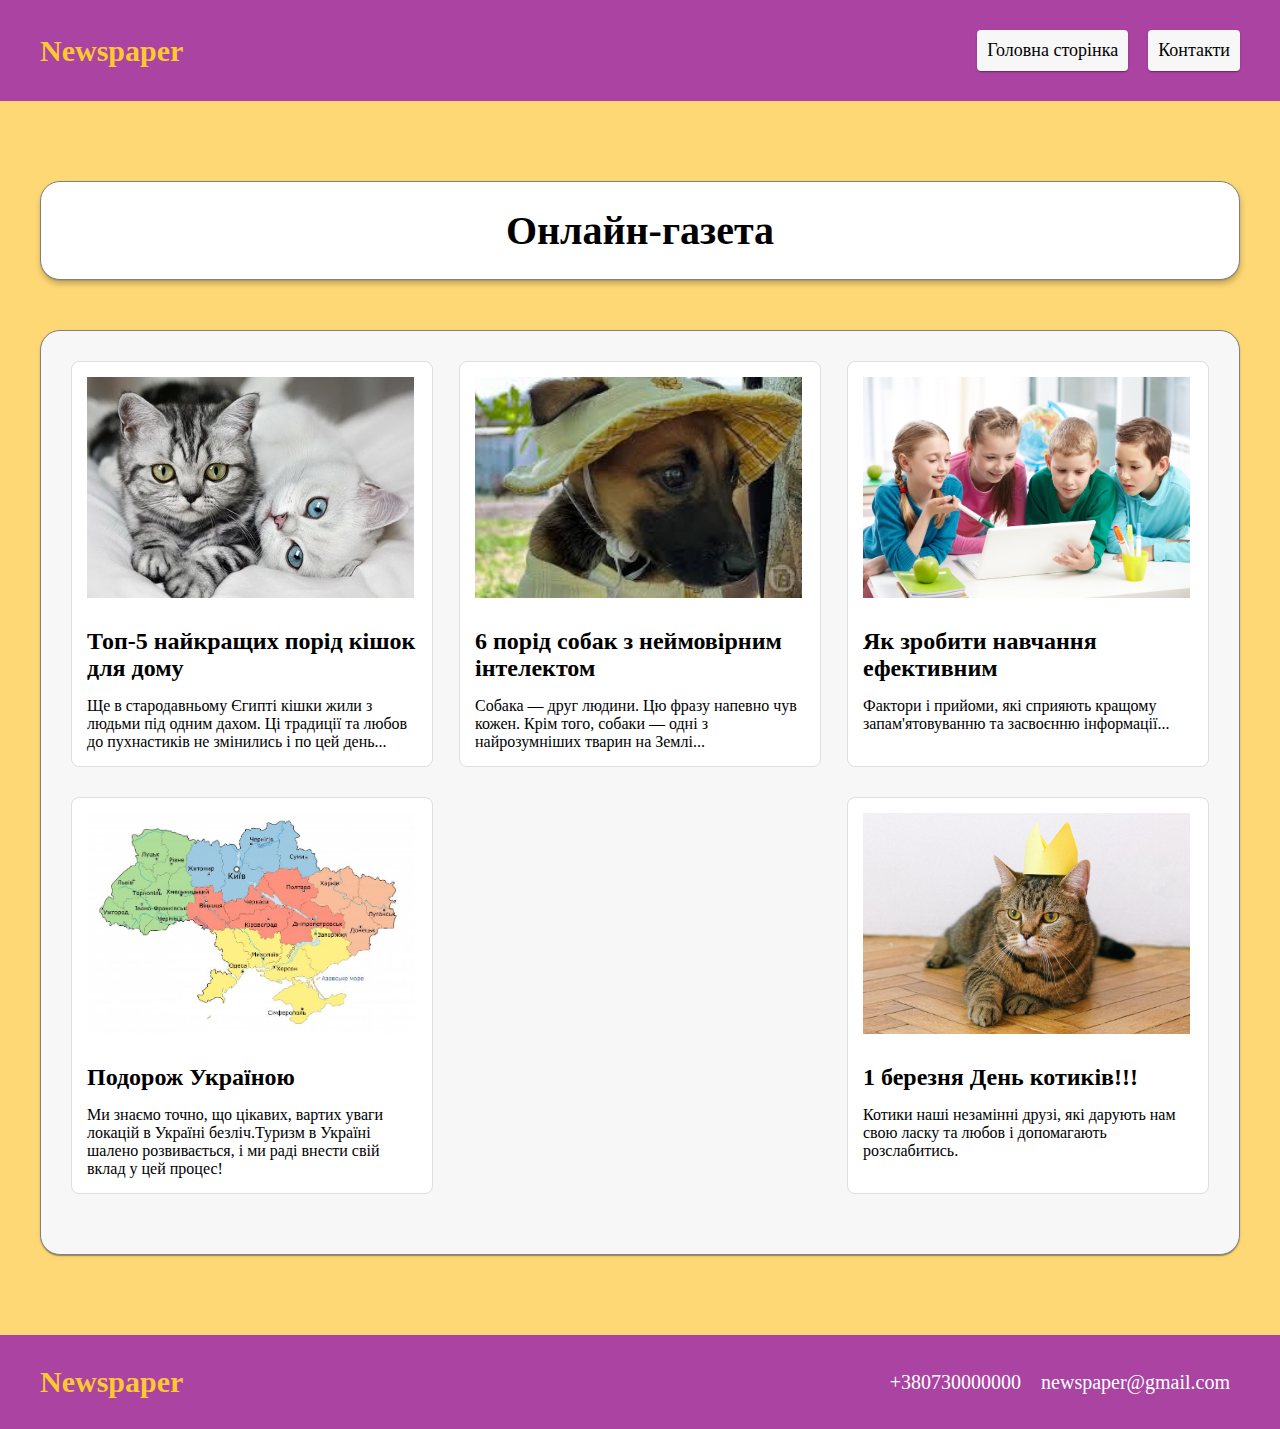
<file: index.html>
<!DOCTYPE html>
<html lang="en">

<head>
    <meta charset="UTF-8">
    <meta name="viewport" content="width=device-width, initial-scale=1.0">
    <title>Newspaper</title>
    <link rel="stylesheet" href="style.css" />
</head>

<body>
    <header class="header">
        <div class="container header-wrap">
            <a class='logo' href='index.html'>Newspaper</a>
            <nav class="nav">
                <ul class="nav-list">
                    <li class="nav-item">
                        <a class='nav-link' href='index.html'>Головна сторінка</a>
                    </li>
                    <li class="nav-item">
                        <a class='nav-link' href='address.html'>Контакти</a>
                    </li>
                </ul>
            </nav>
        </div>
    </header>

    <main class="main">
        <div class="container">
            <div class="title-wrap">
                <h1 class="title">Онлайн-газета</h1>
            </div>
            <div class="news">
                <ul class="news-list">
                    <li class="new">
                        <a class='new-wrap' href='new-one.html'>
                            <img src="new-one.jpg" alt="" class="new-one">
                            <div class="new-text-wrap">
                                <h2 class="new-title">Топ-5 найкращих порiд кішок для дому</h2>
                                <p class="new-text">Ще в стародавньому Єгипті кішки жили з людьми під одним дахом. Ці
                                    традиції та любов до пухнастиків не змінились і по цей день...</p>
                            </div>
                        </a>
                    </li>
                    <li class="new">
                        <a class='new-wrap' href='new-two.html'>
                            <img src="new-two.jpg" alt="" class="new-two">
                            <div class="new-text-wrap">
                                <h2 class="new-title">6 порід собак з неймовірним інтелектом</h2>
                                <p class="new-text">Собака — друг людини. Цю фразу напевно чув кожен. Крім того, собаки
                                    — одні з найрозумніших тварин на Землі...</p>
                            </div>
                        </a>
                    </li>
                    <li class="new">
                        <a class='new-wrap' href='new-three.html'>
                            <img src="new-three (2).jpg" alt="" class="new-three">
                            <div class="new-text-wrap">
                                <h2 class="new-title">Як зробити навчання ефективним</h2>
                                <p class="new-text">Фактори і прийоми, які сприяють кращому запам'ятовуванню та
                                    засвоєнню інформації...</p>
                            </div>
                        </a>
                    </li>
                    <li class="new">
                        <a class='new-wrap' href='map.html'>
                            <img src="maps-ukr.jpg" alt="" class="new-three">
                            <div class="new-text-wrap">
                                <h2 class="new-title">Подорож Україною</h2>
                                <p class="new-text">Ми знаємо точно, що цікавих, вартих уваги локацій в Україні
                                    безліч.Туризм в Україні шалено розвивається, і ми раді внести свій вклад у цей
                                    процес! </p>
                            </div>
                        </a>
                    </li>
                    <li class="new">
                        <a class='new-wrap' href='12_.html'>
                            <img src="12_large-v1645019297.jpg" alt="" class="new-three">
                            <div class="new-text-wrap">
                                <h2 class="new-title">1 березня День котиків!!!</h2>
                                <p class="new-text">Котики наші незамінні друзі, які дарують нам свою ласку та любов і
                                    допомагають розслабитись.</p>
                            </div>
                        </a>
                    </li>
                </ul>
            </div>

        </div>
    </main>

    <footer class="footer">
        <div class="container footer-wrap">
            <a class='logo' href='index.html'>Newspaper</a>
            <ul class="footer-list">
                <li class="footer-item">
                    <a href="tel:+380730000000" class="footer-link tel">+380730000000</a>
                </li>
                <li class="footer-item">
                    <a href="mailto:newspaper@gmail.com" class="footer-link">newspaper@gmail.com</a>
                </li>
            </ul>
        </div>
    </footer>
</body>

</html>
</file>
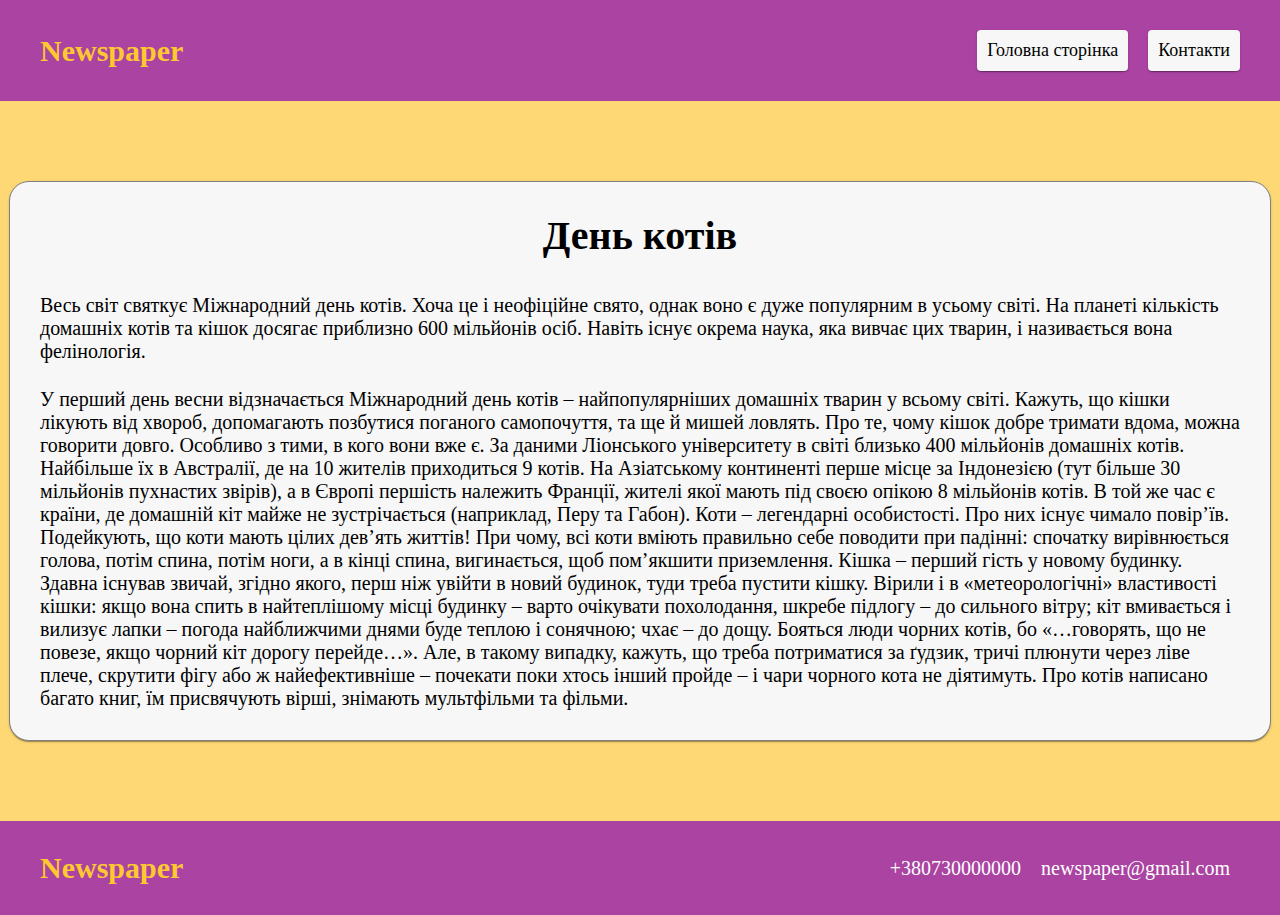
<file: 12_.html>
<!DOCTYPE html>
<html lang="en">

<head>
    <meta charset="UTF-8">
    <meta name="viewport" content="width=device-width, initial-scale=1.0">
    <title>День котів</title>
    <link rel="stylesheet" href="style.css" />
</head>

<body>
    <header class="header">
        <div class="container header-wrap">
            <a class='logo' href='index.html'>Newspaper</a>
            <nav class="nav">
                <ul class="nav-list">
                    <li class="nav-item">
                        <a class='nav-link' href='index.html'>Головна сторінка</a>
                    </li>
                    <li class="nav-item">
                        <a class='nav-link' href='address.html'>Контакти</a>
                    </li>
                </ul>
            </nav>
        </div>
    </header>
    <main class="main">
        <div class="container cat-12-container">
            <h2 class="h2">День котів</h2>
            <p class="news-text-1"> Весь світ святкує Міжнародний день котів.
                Хоча це і неофіційне свято, однак воно є дуже популярним в усьому світі.
                На планеті кількість домашніх котів та кішок досягає приблизно 600 мільйонів осіб.
                Навіть існує окрема наука, яка вивчає цих тварин, і називається вона фелінологія.
            </p>

            <p class="news-text">У перший день весни відзначається Міжнародний день котів – найпопулярніших домашніх
                тварин
                у всьому світі.
                Кажуть, що кішки лікують від хвороб, допомагають позбутися поганого самопочуття, та ще й мишей ловлять.
                Про
                те, чому кішок добре тримати вдома, можна говорити довго. Особливо з тими, в кого вони вже є.
                За даними Ліонського університету в світі близько 400 мільйонів домашніх котів. Найбільше їх в
                Австралії, де
                на 10 жителів приходиться 9 котів. На Азіатському континенті перше місце за Індонезією (тут більше 30
                мільйонів пухнастих звірів), а в Європі першість належить Франції, жителі якої мають під своєю опікою 8
                мільйонів котів. В той же час є країни, де домашній кіт майже не зустрічається (наприклад, Перу та
                Габон).
                Коти – легендарні особистості. Про них існує чимало повір’їв.
                Подейкують, що коти мають цілих дев’ять життів! При чому, всі коти вміють правильно себе поводити при
                падінні: спочатку вирівнюється голова, потім спина, потім ноги, а в кінці спина, вигинається, щоб
                пом’якшити
                приземлення.
                Кішка – перший гість у новому будинку. Здавна існував звичай, згідно якого, перш ніж увійти в новий
                будинок,
                туди треба пустити кішку.
                Вірили і в «метеорологічні» властивості кішки: якщо вона спить в найтеплішому місці будинку – варто
                очікувати похолодання, шкребе підлогу – до сильного вітру; кіт вмивається і вилизує лапки – погода
                найближчими днями буде теплою і сонячною; чхає – до дощу.
                Бояться люди чорних котів, бо «…говорять, що не повезе, якщо чорний кіт дорогу перейде…». Але, в такому
                випадку, кажуть, що треба потриматися за ґудзик, тричі плюнути через ліве плече, скрутити фігу або ж
                найефективніше – почекати поки хтось інший пройде – і чари чорного кота не діятимуть.
                Про котів написано багато книг, їм присвячують вірші, знімають мультфільми та фільми.</p>
        </div>
    </main>
    <footer class="footer">
        <div class="container footer-wrap">
            <a class='logo' href='index.html'>Newspaper</a>
            <ul class="footer-list">
                <li class="footer-item">
                    <a href="tel:+380730000000" class="footer-link tel">+380730000000</a>
                </li>
                <li class="footer-item">
                    <a href="mailto:newspaper@gmail.com" class="footer-link">newspaper@gmail.com</a>
                </li>
            </ul>
        </div>
    </footer>
</body>

</html>
</file>
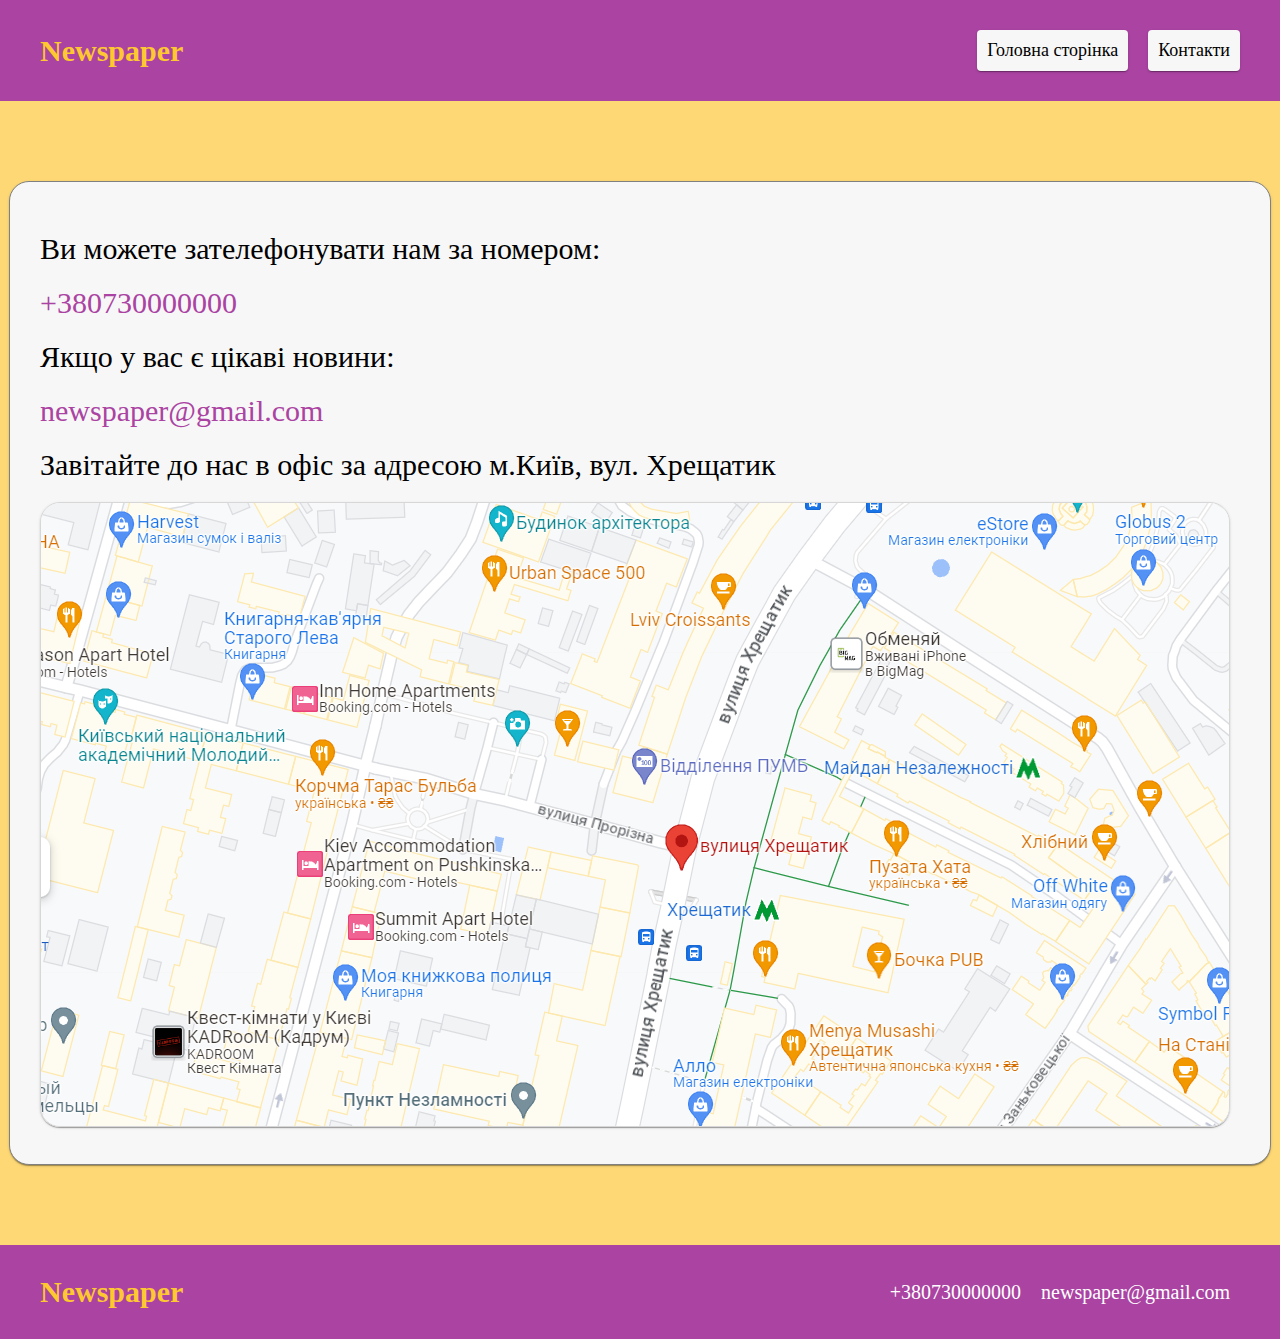
<file: address.html>
<!DOCTYPE html>
<html lang="en">

<head>
    <meta charset="UTF-8">
    <meta name="viewport" content="width=device-width, initial-scale=1.0">
    <title>Карта</title>
    <link rel="stylesheet" href="style.css" />
</head>

<body>
    <header class="header">
        <div class="container header-wrap">
            <a class='logo' href='index.html'>Newspaper</a>
            <nav class="nav">
                <ul class="nav-list">
                    <li class="nav-item">
                        <a class='nav-link' href='index.html'>Головна сторінка</a>
                    </li>
                    <li class="nav-item">
                        <a class='nav-link' href='address.html'>Контакти</a>
                    </li>
                </ul>
            </nav>  
        </div> 
    </header>

    <main class="main">
        <div class="container contacts-container">
            <div class="contacts-wrap">
                <ul class="contacts-list">
                    <li class="contact-item">
                        <p class="contact-text">Ви можете зателефонувати нам за номером:</p>
                        <a href="tel:+380730000000" class="contact-link">+380730000000</a>
                    </li>
                    <li class="contact-item">
                        <p class="contact-text">Якщо у вас є цікаві новини:</p>
                        <a href="mailto:newspaper@gmail.com" class="contact-link">newspaper@gmail.com</a>
                    </li>
                </ul>
                <div class="contact-address">
                    <p class="contact-text">Завітайте до нас в офіс за адресою м.Київ, вул. Хрещатик</p>
                    <img src="map.png" alt="address" class="contact-img">
                </div>
            </div>
        </div>
    </main>

    <footer class="footer">
        <div class="container footer-wrap">
            <a class='logo' href='index.html'>Newspaper</a>
            <ul class="footer-list">
                <li class="footer-item">
                    <a href="tel:+380730000000" class="footer-link tel">+380730000000</a>
                </li>
                <li class="footer-item">
                    <a href="mailto:newspaper@gmail.com" class="footer-link">newspaper@gmail.com</a>
                </li>
            </ul>
        </div>
    </footer>

</body>

</html>
</file>
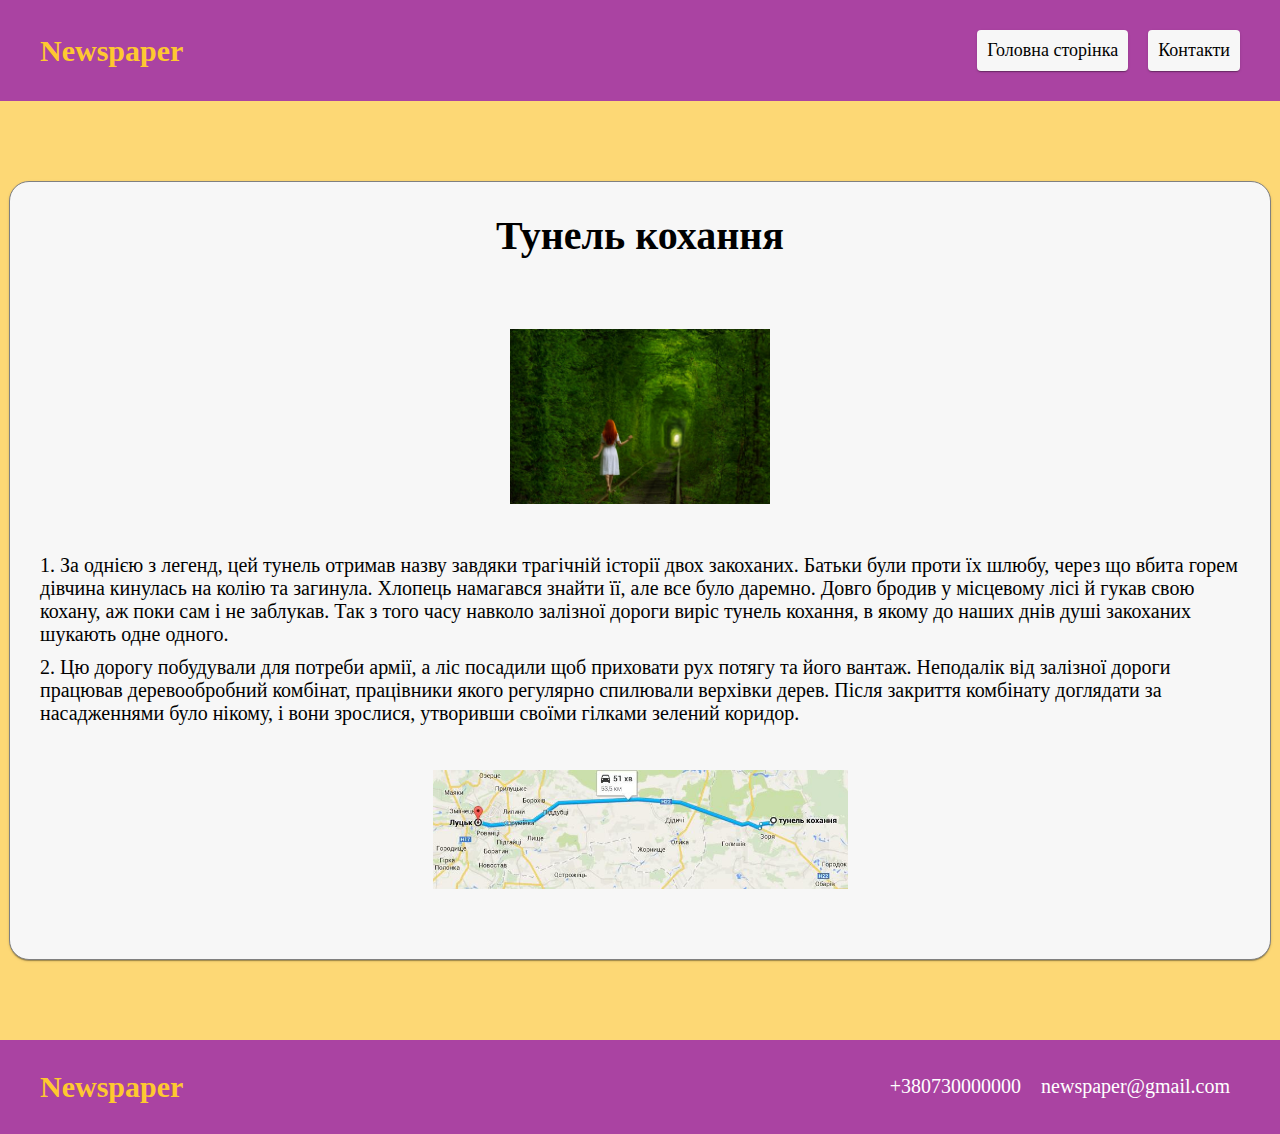
<file: map.html>
<!DOCTYPE html>
<html lang="en">

<head>
    <meta charset="UTF-8">
    <meta name="viewport" content="width=device-width, initial-scale=1.0">
    <title>map-ukr</title>
    <link rel="stylesheet" href="style.css" />
</head>

<body>
    <header class="header">
        <div class="container header-wrap">
            <a class='logo' href='index.html'>Newspaper</a>
            <nav class="nav">
                <ul class="nav-list">
                    <li class="nav-item">
                        <a class='nav-link' href='index.html'>Головна сторінка</a>
                    </li>
                    <li class="nav-item">
                        <a class='nav-link' href='address.html'>Контакти</a>
                    </li>
                </ul>
            </nav>
        </div>
    </header>
</body>
<main class="main">
    <div class="container study-container">
        <h2 class="h2">Тунель кохання</h2>
        <img src="020210422140851.jpg" alt="" class="img">
        <p class="p">1. За однією з легенд, цей тунель отримав назву завдяки трагічній історії двох закоханих. Батьки
            були
            проти їх шлюбу, через що вбита горем дівчина кинулась на колію та загинула. Хлопець намагався знайти її, але
            все
            було даремно. Довго бродив у місцевому лісі й гукав свою кохану, аж поки сам і не заблукав. Так з того часу
            навколо залізної дороги виріс тунель кохання, в якому до наших днів душі закоханих шукають одне одного.
        </p>
        <p class="p">2. Цю дорогу побудували для потреби армії, а ліс посадили щоб приховати рух потягу та його вантаж.
            Неподалік від залізної дороги працював деревообробний комбінат, працівники якого регулярно спилювали
            верхівки
            дерев. Після закриття комбінату доглядати за насадженнями було нікому, і вони зрослися, утворивши своїми
            гілками
            зелений коридор.
        </p>
        <img src="1427125938.jpg" alt="" class="map">
    </div>
</main>
<footer class="footer">
    <div class="container footer-wrap">
        <a class='logo' href='index.html'>Newspaper</a>
        <ul class="footer-list">
            <li class="footer-item">
                <a href="tel:+380730000000" class="footer-link tel">+380730000000</a>
            </li>
            <li class="footer-item">
                <a href="mailto:newspaper@gmail.com" class="footer-link">newspaper@gmail.com</a>
            </li>
        </ul>
    </div>
</footer>

</html>
</file>
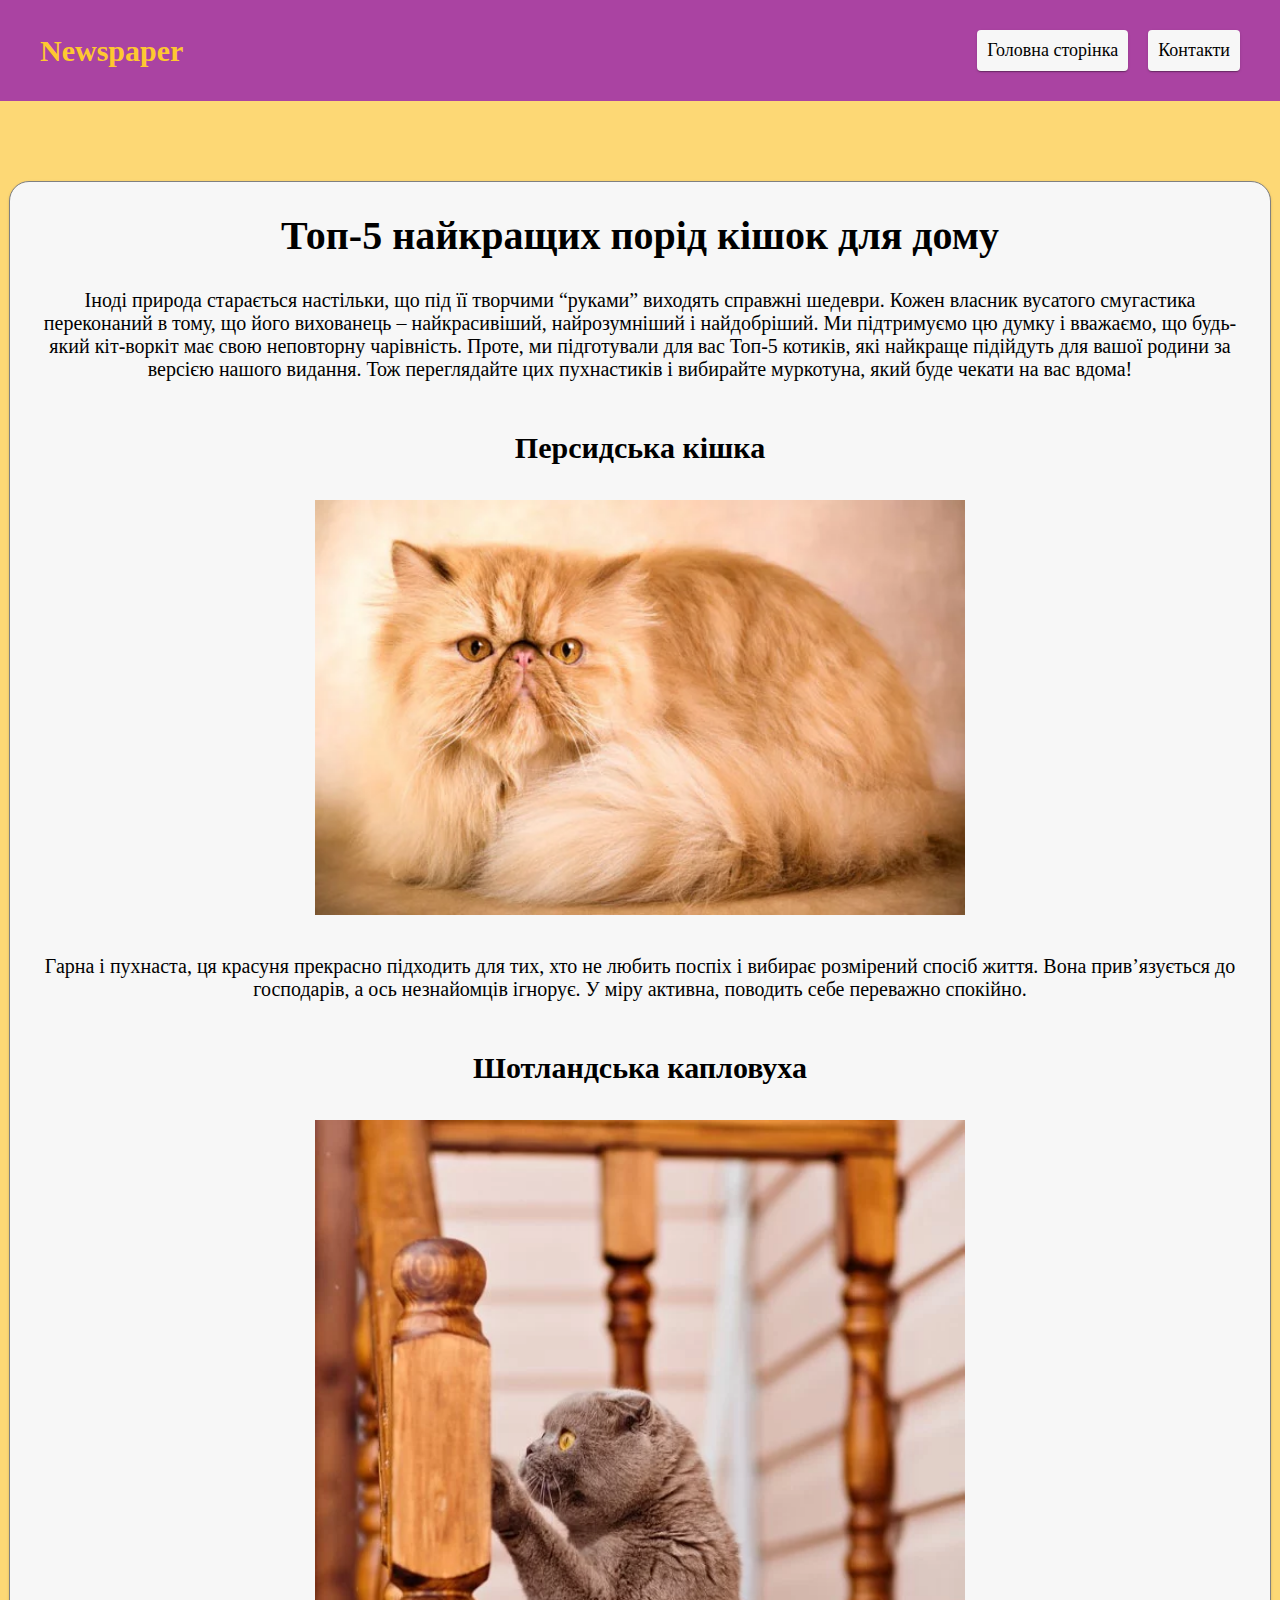
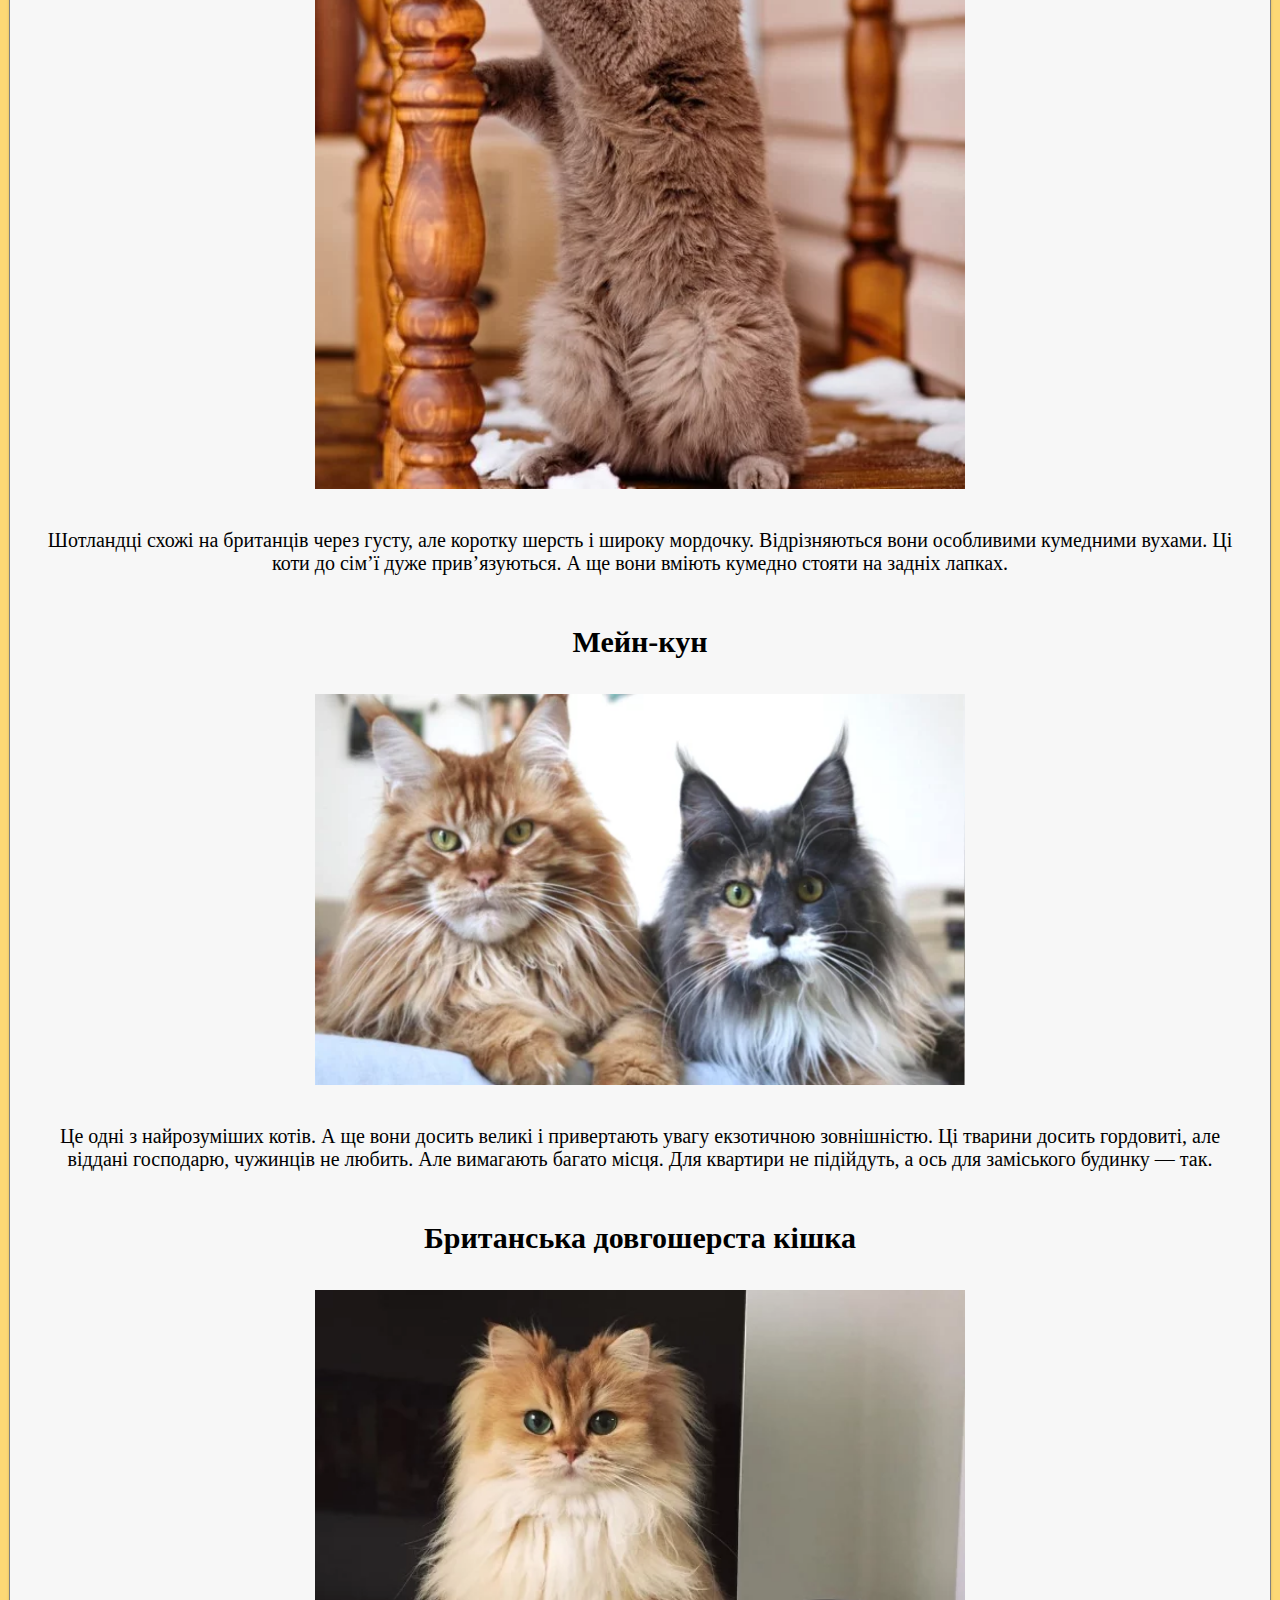
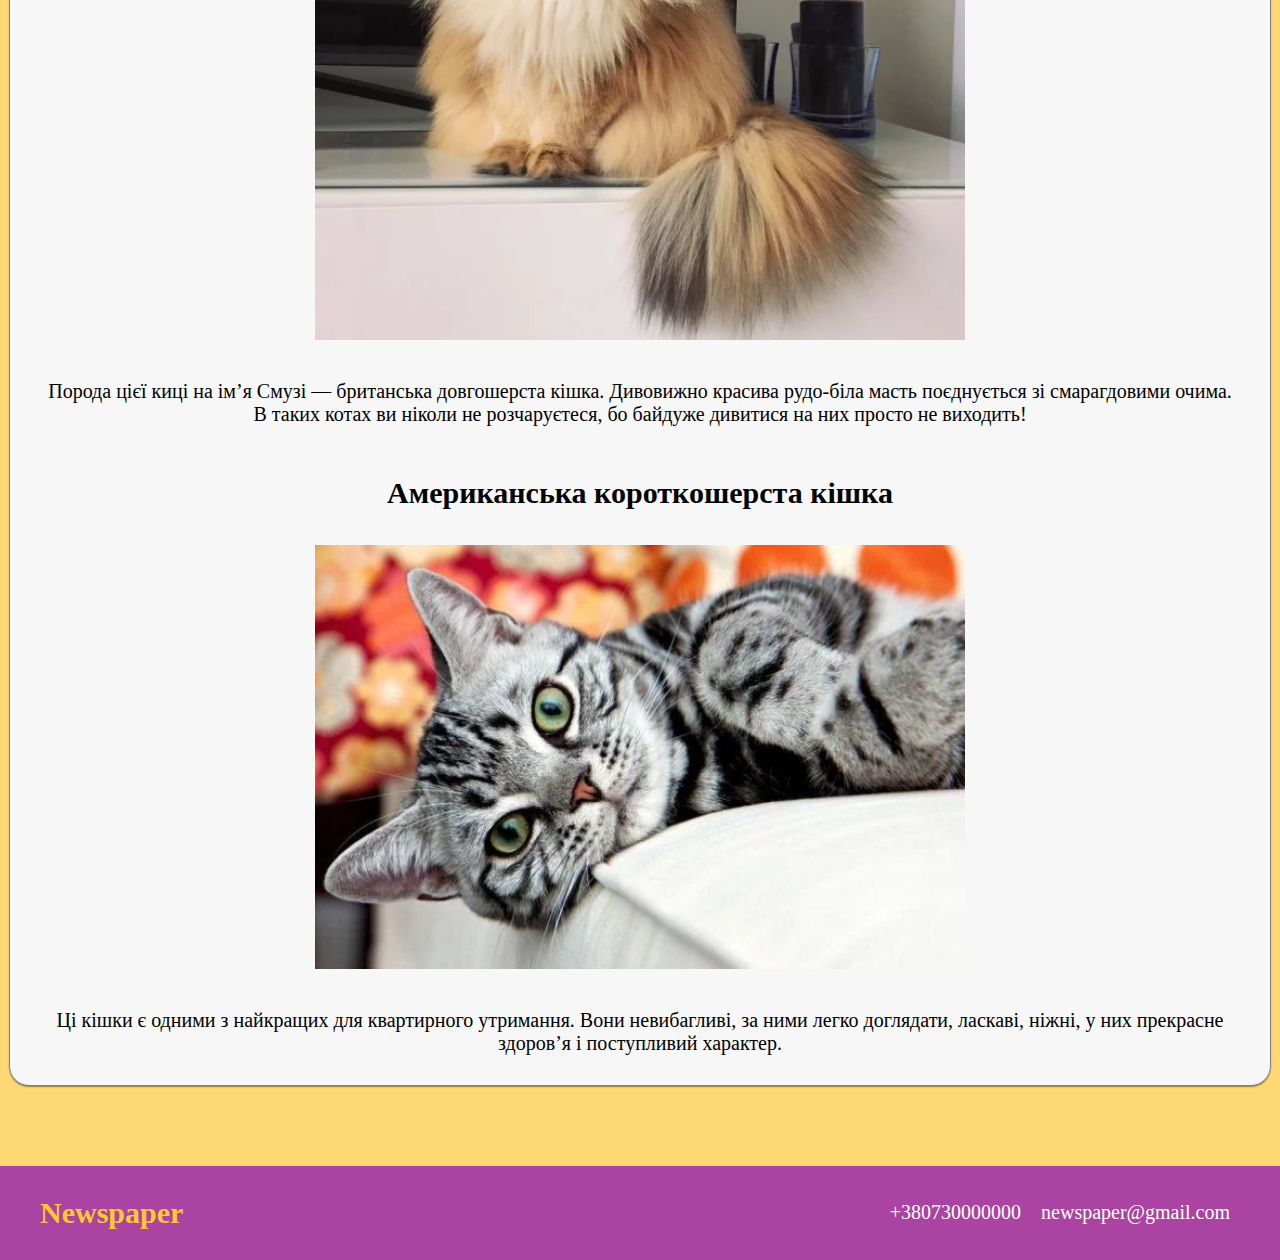
<file: new-one.html>
<!DOCTYPE html>
<html lang="en">

<head>
    <meta charset="UTF-8">
    <meta name="viewport" content="width=device-width, initial-scale=1.0">
    <title>Топ-5 найкращих порід кішок для дому</title>
    <link rel="stylesheet" href="style.css" />
</head>

<body>
    <header class="header">
        <div class="container header-wrap">
            <a class='logo' href='index.html'>Newspaper</a>
            <nav class="nav">
                <ul class="nav-list">
                    <li class="nav-item">
                        <a class='nav-link' href='index.html'>Головна сторінка</a>
                    </li>
                    <li class="nav-item">
                        <a class='nav-link' href='address.html'>Контакти</a>
                    </li>
                </ul>
            </nav>  
        </div> 
    </header>
    <main class="main">
        <div class="container cat-container">
            <h1 class="title">
                Топ-5 найкращих порiд кішок для дому
            </h1>
            <p class="cat-text">Іноді природа старається настільки, що під її творчими “руками” виходять справжні шедеври. Кожен власник вусатого смугастика переконаний в тому, що його вихованець – найкрасивіший, найрозумніший і найдобріший. Ми підтримуємо цю думку і вважаємо, що будь-який кіт-воркіт має свою неповторну чарівність. Проте, ми підготували для вас Топ-5 котиків, які найкраще підійдуть для вашої родини за версією нашого видання. Тож переглядайте цих пухнастиків і вибирайте муркотуна, який буде чекати на вас вдома!</p>
            <ul>
                <li class="cat-card">
                    <h2 class="cat-card-title">Персидська кішка</h2>
                    <img src="cat-1.webp" alt="" class="cat-card-img">
                    <p class="cat-card-text">Гарна і пухнаста, ця красуня прекрасно підходить для тих, хто не любить поспіх і вибирає розмірений спосіб життя. Вона прив’язується до господарів, а ось незнайомців ігнорує. У міру активна, поводить себе переважно спокійно.</p>
                </li>
                <li class="cat-card">
                    <h2 class="cat-card-title">Шотландська капловуха</h2>
                    <img src="cat-2.webp" alt="" class="cat-card-img">
                    <p class="cat-card-text">Шотландці схожі на британців через густу, але коротку шерсть і широку мордочку. Відрізняються вони особливими кумедними вухами. Ці коти до сім’ї дуже прив’язуються. А ще вони вміють кумедно стояти на задніх лапках.</p>
                </li>
                <li class="cat-card">
                    <h2 class="cat-card-title">Мейн-кун</h2>
                    <img src="cat-3.webp" alt="" class="cat-card-img">
                    <p class="cat-card-text">Це одні з найрозуміших котів. А ще вони досить великі і привертають увагу екзотичною зовнішністю. Ці тварини досить гордовиті, але віддані господарю, чужинців не любить. Але вимагають багато місця. Для квартири не підійдуть, а ось для заміського будинку — так.</p>
                </li>
                <li class="cat-card">
                    <h2 class="cat-card-title">Британська довгошерста кішка</h2>
                    <img src="cat-4.webp" alt="" class="cat-card-img">
                    <p class="cat-card-text">Порода цієї киці на ім’я Смузі — британська довгошерста кішка. Дивовижно красива рудо-біла масть поєднується зі смарагдовими очима. В таких котах ви ніколи не розчаруєтеся, бо байдуже дивитися на них просто не виходить!</p>
                </li>
                <li class="cat-card">
                    <h2 class="cat-card-title">Американська короткошерста кішка</h2>
                    <img src="cat-5.webp" alt="" class="cat-card-img">
                    <p class="cat-card-text">Ці кішки є одними з найкращих для квартирного утримання. Вони невибагливі, за ними легко доглядати, ласкаві, ніжні, у них прекрасне здоров’я і поступливий характер.</p>
                </li>
            </ul>
        </div>
        
    </main>
    <footer class="footer">
        <div class="container footer-wrap">
            <a class='logo' href='/'>Newspaper</a>
            <ul class="footer-list">
                <li class="footer-item">
                    <a href="tel:+380730000000" class="footer-link tel">+380730000000</a>
                </li>
                <li class="footer-item">
                    <a href="mailto:newspaper@gmail.com" class="footer-link">newspaper@gmail.com</a>
                </li>
            </ul>
        </div>
    </footer>
</body>

</html>
</file>
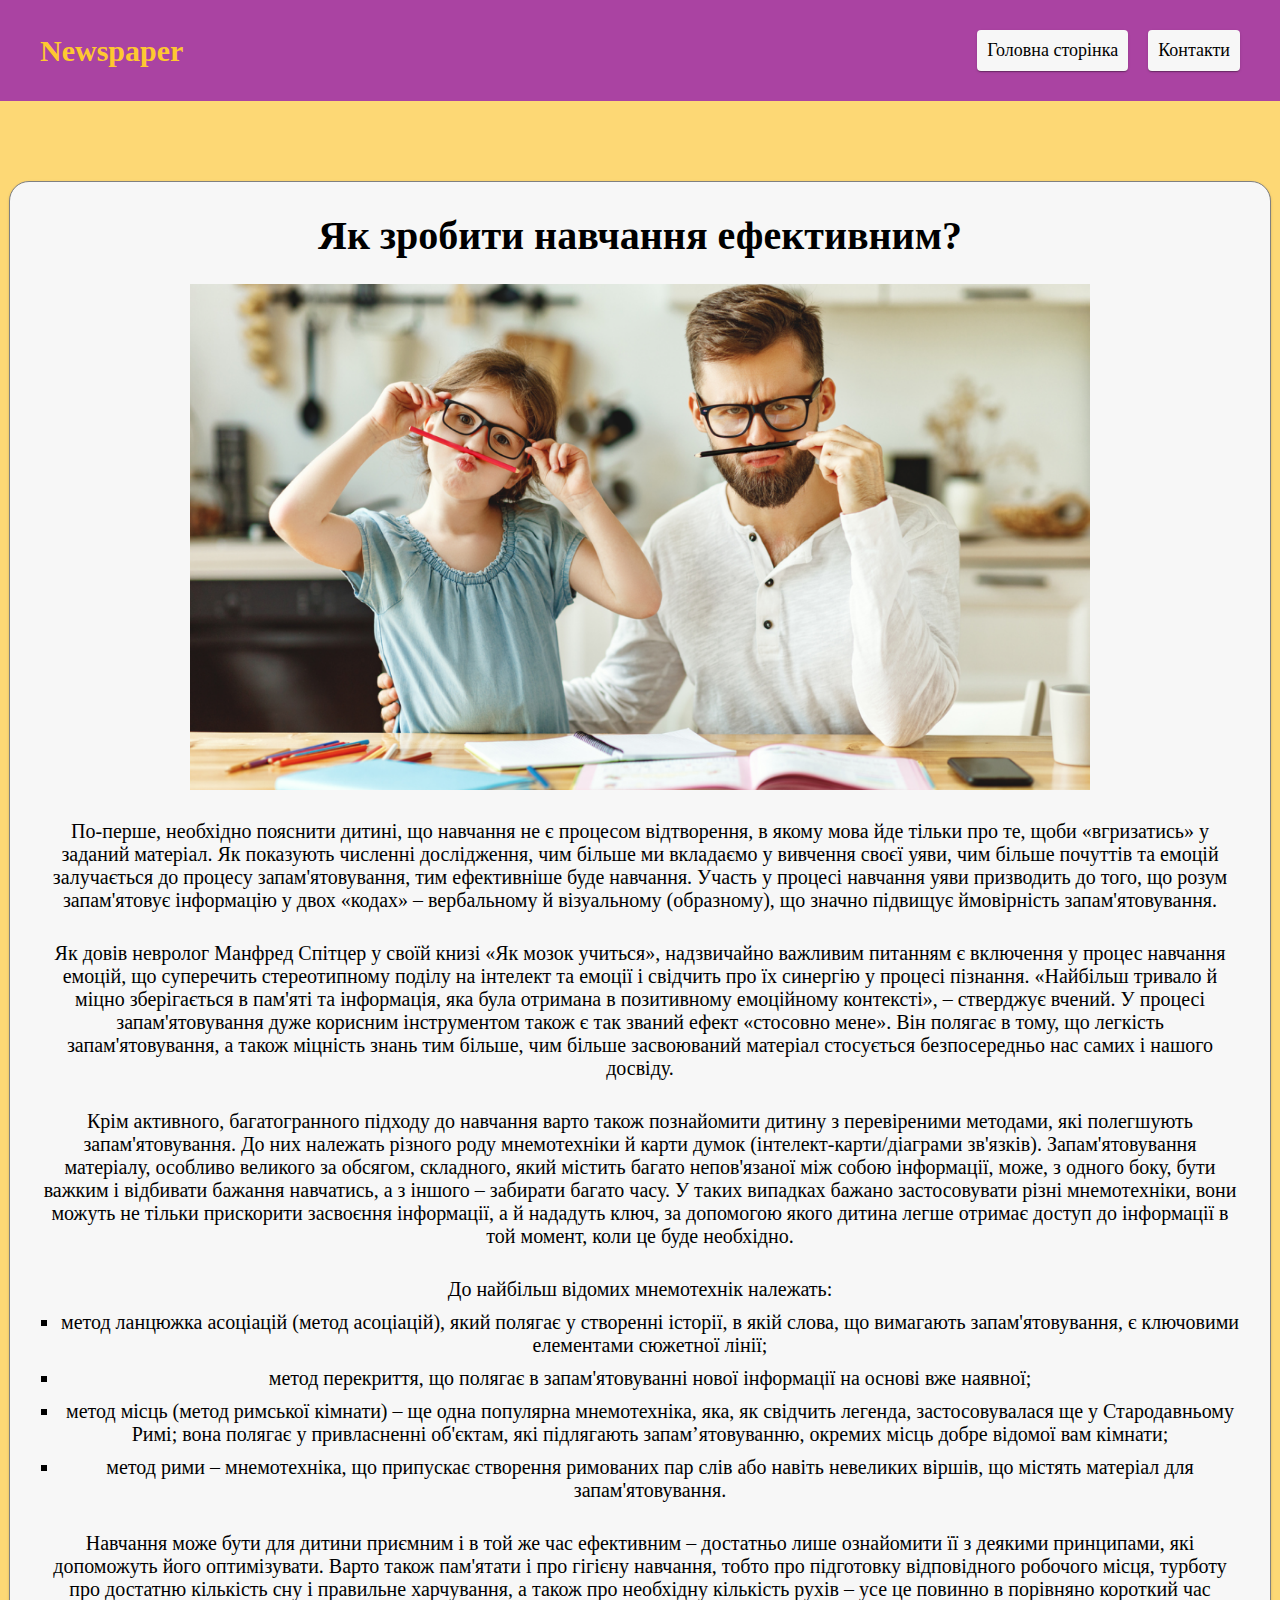
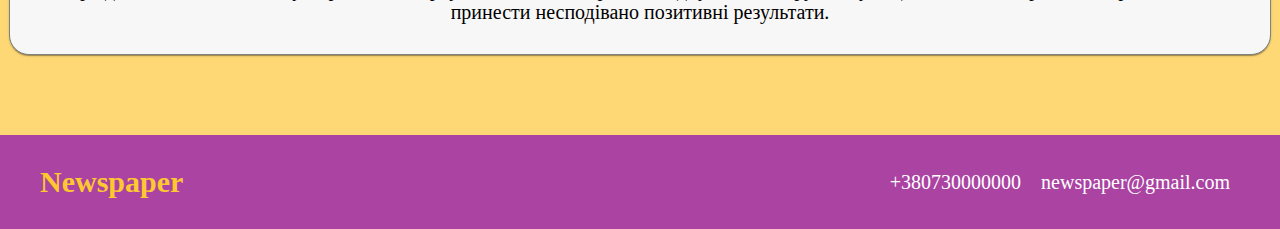
<file: new-three.html>
<!DOCTYPE html>
<html lang="en">

<head>
    <meta charset="UTF-8">
    <meta name="viewport" content="width=device-width, initial-scale=1.0">
    <title>Як зробити навчання ефективним</title>
    <link rel="stylesheet" href="style.css" />
</head>

<body>
    <header class="header">
        <div class="container header-wrap">
            <a class='logo' href='index.html'>Newspaper</a>
            <nav class="nav">
                <ul class="nav-list">
                    <li class="nav-item">
                        <a class='nav-link' href='index.html'>Головна сторінка</a>
                    </li>
                    <li class="nav-item">
                        <a class='nav-link' href='address.html'>Контакти</a>
                    </li>
                </ul>
            </nav>
        </div>
    </header>

    <main class="main">
        <div class="container study-container">
            <h1 class="title">
                Як зробити навчання ефективним?
            </h1>
            <img src="study.png" alt="" class="study-img">
            <p class="study-text">По-перше, необхідно пояснити дитині, що навчання не є процесом відтворення, в якому
                мова йде тільки про те, щоби «вгризатись» у заданий матеріал. Як показують численні дослідження, чим
                більше ми вкладаємо у вивчення своєї уяви, чим більше почуттів та емоцій залучається до процесу
                запам'ятовування, тим ефективніше буде навчання. Участь у процесі навчання уяви призводить до того, що
                розум запам'ятовує інформацію у двох «кодах» – вербальному й візуальному (образному), що значно підвищує
                ймовірність запам'ятовування.</p>
            <p class="study-text">Як довів невролог Манфред Спітцер у своїй книзі «Як мозок учиться», надзвичайно
                важливим питанням є включення у процес навчання емоцій, що суперечить стереотипному поділу на інтелект
                та емоції і свідчить про їх синергію у процесі пізнання. «Найбільш тривало й міцно зберігається в
                пам'яті та інформація, яка була отримана в позитивному емоційному контексті», – стверджує вчений. У
                процесі запам'ятовування дуже корисним інструментом також є так званий ефект «стосовно мене». Він
                полягає в тому, що легкість запам'ятовування, а також міцність знань тим більше, чим більше засвоюваний
                матеріал стосується безпосередньо нас самих і нашого досвіду.</p>
            <p class="study-text">Крім активного, багатогранного підходу до навчання варто також познайомити дитину з
                перевіреними методами, які полегшують запам'ятовування. До них належать різного роду мнемотехніки й
                карти думок (інтелект-карти/діаграми зв'язків). Запам'ятовування матеріалу, особливо великого за
                обсягом, складного, який містить багато непов'язаної між собою інформації, може, з одного боку, бути
                важким і відбивати бажання навчатись, а з іншого – забирати багато часу. У таких випадках бажано
                застосовувати різні мнемотехніки, вони можуть не тільки прискорити засвоєння інформації, а й нададуть
                ключ, за допомогою якого дитина легше отримає доступ до інформації в той момент, коли це буде необхідно.
            </p>
            <p class="study-text">До найбільш відомих мнемотехнік належать:</p>
            <ul class="study-list">
                <li class="study-item">метод ланцюжка асоціацій (метод асоціацій), який полягає у створенні історії, в
                    якій слова, що вимагають запам'ятовування, є ключовими елементами сюжетної лінії;</li>
                <li class="study-item">метод перекриття, що полягає в запам'ятовуванні нової інформації на основі вже
                    наявної;</li>
                <li class="study-item">метод місць (метод римської кімнати) – ще одна популярна мнемотехніка, яка, як
                    свідчить легенда, застосовувалася ще у Стародавньому Римі; вона полягає у привласненні об'єктам, які
                    підлягають запам’ятовуванню, окремих місць добре відомої вам кімнати;</li>
                <li class="study-item">метод рими – мнемотехніка, що припускає створення римованих пар слів або навіть
                    невеликих віршів, що містять матеріал для запам'ятовування.</li>
            </ul>
            <p class="study-text">Навчання може бути для дитини приємним і в той же час ефективним – достатньо лише
                ознайомити її з деякими принципами, які допоможуть його оптимізувати. Варто також пам'ятати і про
                гігієну навчання, тобто про підготовку відповідного робочого місця, турботу про достатню кількість сну і
                правильне харчування, а також про необхідну кількість рухів – усе це повинно в порівняно короткий час
                принести несподівано позитивні результати.</p>
        </div>
    </main>

    <footer class="footer">
        <div class="container footer-wrap">
            <a class='logo' href='/'>Newspaper</a>
            <ul class="footer-list">
                <li class="footer-item">
                    <a href="tel:+380730000000" class="footer-link tel">+380730000000</a>
                </li>
                <li class="footer-item">
                    <a href="mailto:newspaper@gmail.com" class="footer-link">newspaper@gmail.com</a>
                </li>
            </ul>
        </div>
    </footer>
    </div>
</body>

</html>
</file>
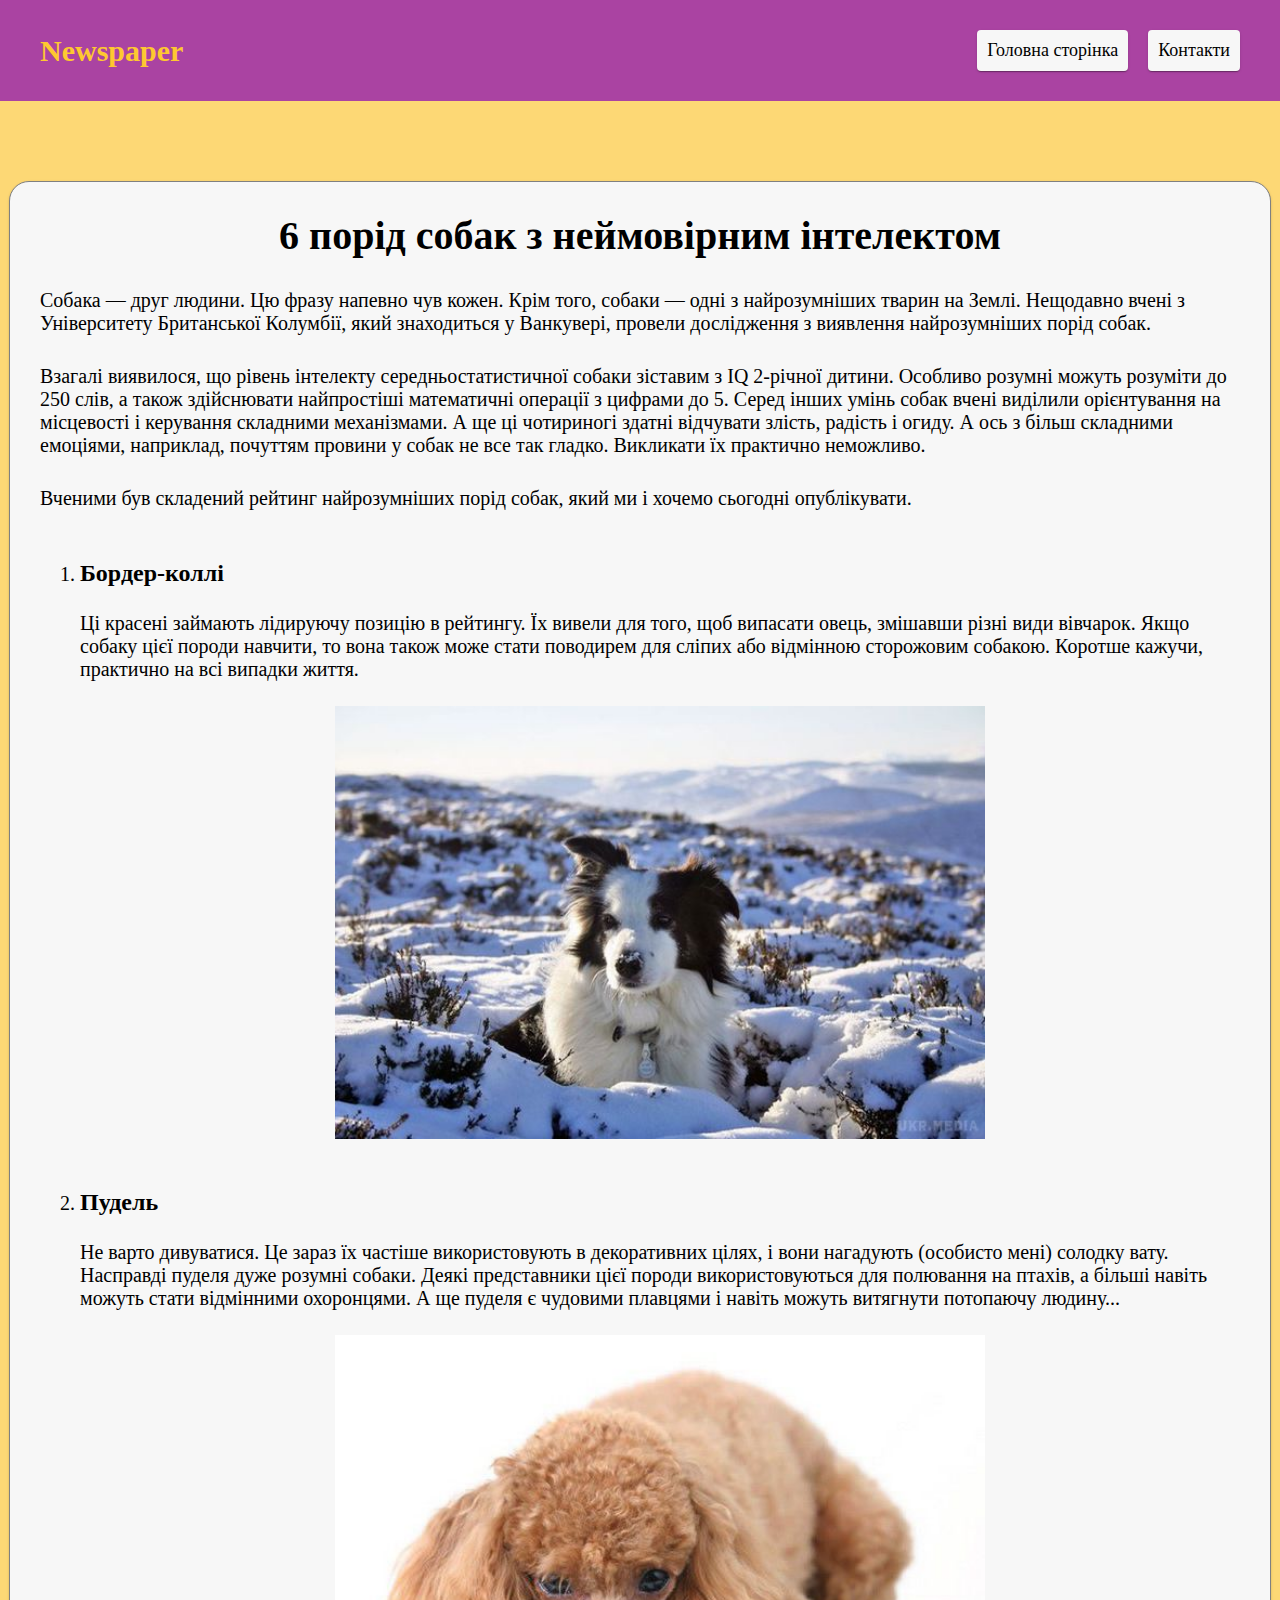
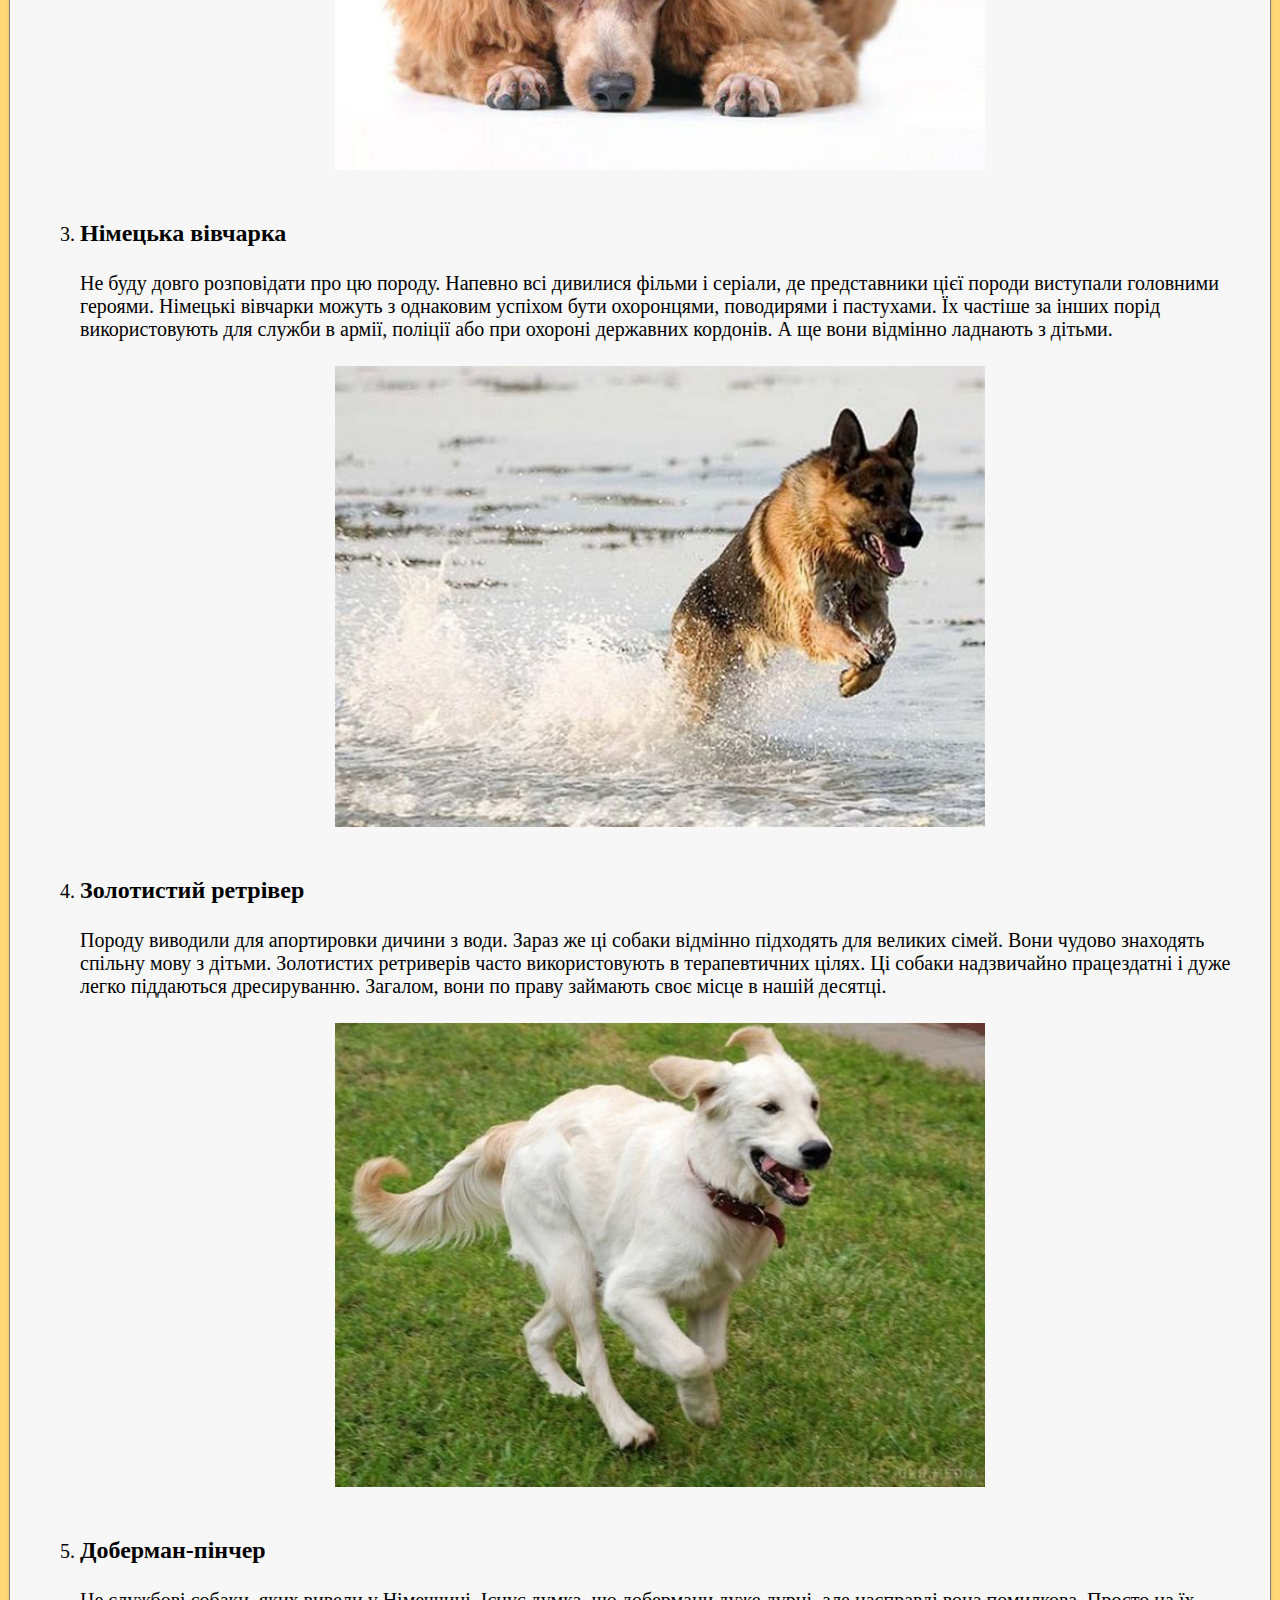
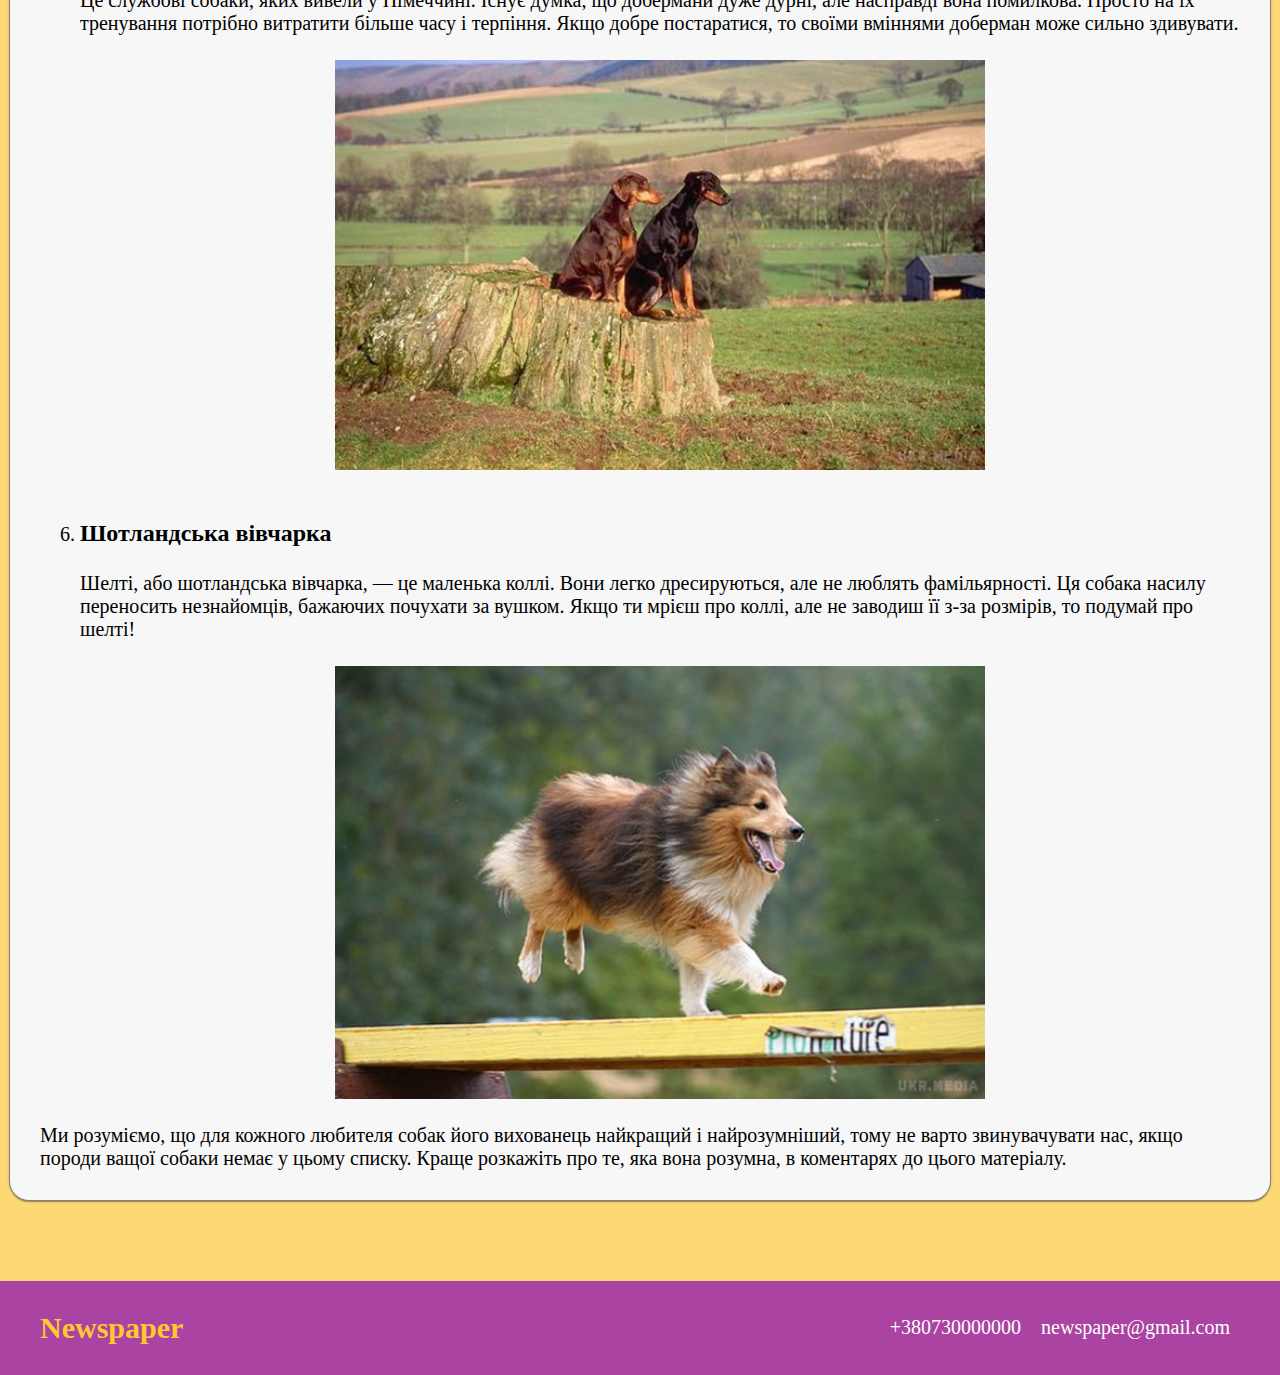
<file: new-two.html>
<!DOCTYPE html>
<html lang="en">

<head>
    <meta charset="UTF-8">
    <meta name="viewport" content="width=device-width, initial-scale=1.0">
    <title>6 порід собак з неймовірним інтелектом</title>
    <link rel="stylesheet" href="style.css" />
</head>

<body>
    <header class="header">
        <div class="container header-wrap">
            <a class='logo' href='index.html'>Newspaper</a>
            <nav class="nav">
                <ul class="nav-list">
                    <li class="nav-item">
                        <a class='nav-link' href='index.html'>Головна сторінка</a>
                    </li>
                    <li class="nav-item">
                        <a class='nav-link' href='address.html'>Контакти</a>
                    </li>
                </ul>
            </nav>  
        </div> 
    </header>
    <main class="main">
        <div class="container dog-container">
            <h1 class="title">
                6 порід собак з неймовірним інтелектом
            </h1>
            <p class="dog-text">Собака — друг людини. Цю фразу напевно чув кожен. Крім того, собаки — одні з найрозумніших тварин на Землі. Нещодавно вчені з Університету Британської Колумбії, який знаходиться у Ванкувері, провели дослідження з виявлення найрозумніших порід собак.</p>
            <p class="dog-text">Взагалі виявилося, що рівень інтелекту середньостатистичної собаки зіставим з IQ 2-річної дитини. Особливо розумні можуть розуміти до 250 слів, а також здійснювати найпростіші математичні операції з цифрами до 5. Серед інших умінь собак вчені виділили орієнтування на місцевості і керування складними механізмами. А ще ці чотириногі здатні відчувати злість, радість і огиду. А ось з більш складними емоціями, наприклад, почуттям провини у собак не все так гладко. Викликати їх практично неможливо.</p>
            <p class="dog-text">Вченими був складений рейтинг найрозумніших порід собак, який ми і хочемо сьогодні опублікувати.</p>
            <ol>
                <li class="dog-card">
                    <h2 class="dog-card-title">Бордер-коллі</h2>
                    <p class="dog-card-text">Ці красені займають лідируючу позицію в рейтингу. Їх вивели для того, щоб випасати овець, змішавши різні види вівчарок. Якщо собаку цієї породи навчити, то вона також може стати поводирем для сліпих або відмінною сторожовим собакою. Коротше кажучи, практично на всі випадки життя.</p>
                    <img src="dog-1.jpg" alt="" class="dog-card-img">
                </li>
                <li class="dog-card">
                    <h2 class="dog-card-title">Пудель</h2>
                    <p class="dog-card-text">Не варто дивуватися. Це зараз їх частіше використовують в декоративних цілях, і вони нагадують (особисто мені) солодку вату. Насправді пуделя дуже розумні собаки. Деякі представники цієї породи використовуються для полювання на птахів, а більші навіть можуть стати відмінними охоронцями. А ще пуделя є чудовими плавцями і навіть можуть витягнути потопаючу людину...</p>
                    <img src="dog-2.jpg" alt="" class="dog-card-img">
                </li>
                <li class="dog-card">
                    <h2 class="dog-card-title">Німецька вівчарка</h2>
                    <p class="dog-card-text">Не буду довго розповідати про цю породу. Напевно всі дивилися фільми і серіали, де представники цієї породи виступали головними героями. Німецькі вівчарки можуть з однаковим успіхом бути охоронцями, поводирями і пастухами. Їх частіше за інших порід використовують для служби в армії, поліції або при охороні державних кордонів. А ще вони відмінно ладнають з дітьми.</p>
                    <img src="dog-3.jpg" alt="" class="dog-card-img">
                </li>
                <li class="dog-card">
                    <h2 class="dog-card-title">Золотистий ретрівер</h2>
                    <p class="dog-card-text">Породу виводили для апортировки дичини з води. Зараз же ці собаки відмінно підходять для великих сімей. Вони чудово знаходять спільну мову з дітьми. Золотистих ретриверів часто використовують в терапевтичних цілях. Ці собаки надзвичайно працездатні і дуже легко піддаються дресируванню. Загалом, вони по праву займають своє місце в нашій десятці.</p>
                    <img src="dog-4.jpg" alt="" class="dog-card-img">
                </li>
                <li class="dog-card">
                    <h2 class="dog-card-title">Доберман-пінчер</h2>
                    <p class="dog-card-text">Це службові собаки, яких вивели у Німеччині. Існує думка, що добермани дуже дурні, але насправді вона помилкова. Просто на їх тренування потрібно витратити більше часу і терпіння. Якщо добре постаратися, то своїми вміннями доберман може сильно здивувати.</p>
                    <img src="dog-5.jpg" alt="" class="dog-card-img">
                </li>
                <li class="dog-card">
                    <h2 class="dog-card-title">Шотландська вівчарка</h2>
                    <p class="dog-card-text">Шелті, або шотландська вівчарка, — це маленька коллі. Вони легко дресируються, але не люблять фамільярності. Ця собака насилу переносить незнайомців, бажаючих почухати за вушком. Якщо ти мрієш про коллі, але не заводиш її з-за розмірів, то подумай про шелті!</p>
                    <img src="dog-6.jpg" alt="" class="dog-card-img">
                </li>
            </ol>
            <p>Ми розуміємо, що для кожного любителя собак його вихованець найкращий і найрозумніший, тому не варто звинувачувати нас, якщо породи ващої собаки немає у цьому списку. Краще розкажіть про те, яка вона розумна, в коментарях до цього матеріалу.</p>
        </div>
        
    </main>
    <footer class="footer">
        <div class="container footer-wrap">
            <a class='logo' href='/'>Newspaper</a>
            <ul class="footer-list">
                <li class="footer-item">
                    <a href="tel:+380730000000" class="footer-link tel">+380730000000</a>
                </li>
                <li class="footer-item">
                    <a href="mailto:newspaper@gmail.com" class="footer-link">newspaper@gmail.com</a>
                </li>
            </ul>
        </div>
    </footer>
</body>

</html>
</file>
<file: style.css>
body {
    box-sizing: border-box;
    margin: 0 auto;
}

ul {
    list-style: none;
    padding: 0;
    margin: 0;
}

a {
    text-decoration: none;
}

h1,
h2,
h3,
h4,
h5,
h6,
p {
    margin: 0;
}

.container {
    width: 1200px;
    margin: 0 auto;
    padding: 0 15px;
}

.header {
    background-color: #aa43a2;
    padding: 30px 0;
}

.header-wrap {
    display: flex;
    justify-content: space-between;
    align-items: center;
}

.logo {
    color: #fec830;
    font-size: 30px;
    font-weight: 700;
}

.nav-link {
    font-size: 18px;
    color: black;
}


/* Main */
.main {
    background-color: #fdd875;
    padding-top: 80px;
    padding-bottom: 80px;
}

.nav-list {
    display: flex;
    justify-content: center;
    gap: 20px;
    margin: 0;
    list-style: none;
    border-radius: 4px;
}

.nav-item {
    padding: 10px;
    border-radius: 4px;
    text-decoration: none;
    color: black;
    background-color: rgb(247, 247, 247);
    box-shadow: 0px 2px 1px -1px rgba(0, 0, 0, 0.2),
        0px 1px 1px 0px rgba(0, 0, 0, 0.14), 0px 1px 3px 0px rgba(0, 0, 0, 0.12);
    cursor: pointer;
}

.nav-item:hover,
.nav-item:focus {
    background-color: white;
}

.title-wrap {
    background-color: white;
    padding-top: 25px;
    padding-bottom: 25px;
    border: 1px solid gray;
    box-shadow: 0px 1px 1px RGB(0 0 0/12%), 0px 4px 4px RGB(0 0 0/6%), 1px 4px 6px RGB(0 0 0/16%);
    border-radius: 20px;
}

.title {
    font-size: 40px;
    text-align: center;
}

.news {
    background-color: rgb(247, 247, 247);
    padding: 30px;
    margin-top: 50px;
    border: 1px solid gray;
    box-shadow: 0px 2px 1px -1px rgba(0, 0, 0, 0.2),
        0px 1px 1px 0px rgba(0, 0, 0, 0.14), 0px 1px 3px 0px rgba(0, 0, 0, 0.12);
    border-radius: 20px;
}

.news-list {
    display: flex;
    flex-wrap: wrap;
    justify-content: space-between;
}

.new {
    width: 330px;
    padding: 15px;
    background-color: #fff;
    border: 1px solid rgb(224, 223, 223);
    border-radius: 8px;
    margin-bottom: 30px;
}

.new:hover,
.new:focus {
    box-shadow: 0px 1px 1px RGB(0 0 0/12%), 0px 4px 4px RGB(0 0 0/6%), 1px 4px 6px RGB(0 0 0/16%);
}

.cat-card-img {
    width: 100%;
    height: 240px;
}

.new-text-wrap {
    margin-top: 30px;
    color: black;
}

.new-text {
    margin-top: 15px;
}



/* Footer */
.footer {
    background-color: #aa43a2;
    padding: 30px 0;
}

.footer-wrap {
    display: flex;
    justify-content: space-between;
    align-items: center;
}

.footer-list {
    display: flex;
    justify-content: end;
}

.footer-link {
    color: white;
    font-size: 20px;
    margin-right: 10px;
}

.tel {
    margin-right: 20px;
}



/* Page about cats */
.cat-container {
    background-color: rgb(247, 247, 247);
    padding: 30px;
    border: 1px solid gray;
    box-shadow: 0px 2px 1px -1px rgba(0, 0, 0, 0.2),
        0px 1px 1px 0px rgba(0, 0, 0, 0.14), 0px 1px 3px 0px rgba(0, 0, 0, 0.12);
    border-radius: 20px;
    font-size: 20px;
    text-align: center;
}

.cat-text {
    margin-top: 30px;
}

.cat-card {
    margin-top: 50px;
}

.cat-card-title {
    text-align: center;
    font-size: 30px;
}

.cat-card-img {
    width: 650px;
    height: 100%;
    margin: 0 auto;
    padding: 35px 0;
}

.new-one {
    width: 327px;
    height: 221px;
    display: flex;
    justify-content: center;
}

.new-two {
    width: 327px;
    height: 221px;
    display: flex;
    justify-content: center;
}

.new-three {
    width: 327px;
    height: 221px;
    display: flex;
    justify-content: center;
}




/* Page about dogs */
.dog-container {
    background-color: rgb(247, 247, 247);
    padding: 30px;
    border: 1px solid gray;
    box-shadow: 0px 2px 1px -1px rgba(0, 0, 0, 0.2),
        0px 1px 1px 0px rgba(0, 0, 0, 0.14), 0px 1px 3px 0px rgba(0, 0, 0, 0.12);
    border-radius: 20px;
    font-size: 20px;
}

.dog-text {
    margin-top: 30px;
}

.dog-card {
    margin-top: 50px;
}

.dog-card-title {
    font-size: 24px;

}

.dog-card-text {
    margin-top: 25px;
}

.dog-card-img {
    margin: 25px auto;
    width: 650px;
    height: 100%;
    display: flex;
    justify-content: center;
}



/* Page about study */
.study-container {
    background-color: rgb(247, 247, 247);
    padding: 30px;
    border: 1px solid gray;
    box-shadow: 0px 2px 1px -1px rgba(0, 0, 0, 0.2),
        0px 1px 1px 0px rgba(0, 0, 0, 0.14), 0px 1px 3px 0px rgba(0, 0, 0, 0.12);
    border-radius: 20px;
    font-size: 20px;
    text-align: center;
}

.study-text {
    margin-top: 30px;
}

.study-img {
    margin: 25px auto;
    width: 900px;
    height: 100%;
    display: flex;
    justify-content: center;
}

.study-list {
    list-style: square;
    margin-left: 20px;
}

.study-item {
    margin-top: 10px;
}


/* Contacts */
.contacts-container {
    background-color: rgb(247, 247, 247);
    padding: 30px;
    border: 1px solid gray;
    box-shadow: 0px 2px 1px -1px rgba(0, 0, 0, 0.2),
        0px 1px 1px 0px rgba(0, 0, 0, 0.14), 0px 1px 3px 0px rgba(0, 0, 0, 0.12);
    border-radius: 20px;
    font-size: 20px;
    font-size: 30px;
}

.contact-text {
    margin-bottom: 20px;
    margin-top: 20px;
}

.contact-link {
    color: #aa43a2;
}

.contact-link:hover,
.contact-link:focus {
    color: #8a1381;
    font-weight: 700;
}

.contact-img {
    height: 100%;
    border: 1px solid rgb(215, 215, 215);
    border-radius: 20px;
    box-shadow: 0px 2px 1px -1px rgba(0, 0, 0, 0.2),
        0px 1px 1px 0px rgba(0, 0, 0, 0.14), 0px 1px 3px 0px rgba(0, 0, 0, 0.12);
}

.img {
    width: 260px;
    height: 175px;
    padding: 35px 0;
}

.p {
    font-size: 20px;
}

.map {
    width: 415px;
    padding: 35px 0;
}

.cat-12-container {
    background-color: rgb(247, 247, 247);
    padding: 30px;
    border: 1px solid gray;
    box-shadow: 0px 2px 1px -1px rgba(0, 0, 0, 0.2),
        0px 1px 1px 0px rgba(0, 0, 0, 0.14), 0px 1px 3px 0px rgba(0, 0, 0, 0.12);
    border-radius: 20px;
    font-size: 20px;
}

.h2 {
    font-size: 40px;
    text-align: center;
    margin-bottom: 35px;
}

.news-text-1 {
    margin-bottom: 25px;
}
.p {
    margin-top: 10px;
    margin-bottom: 10px;
    text-align: left;
}
</file>
